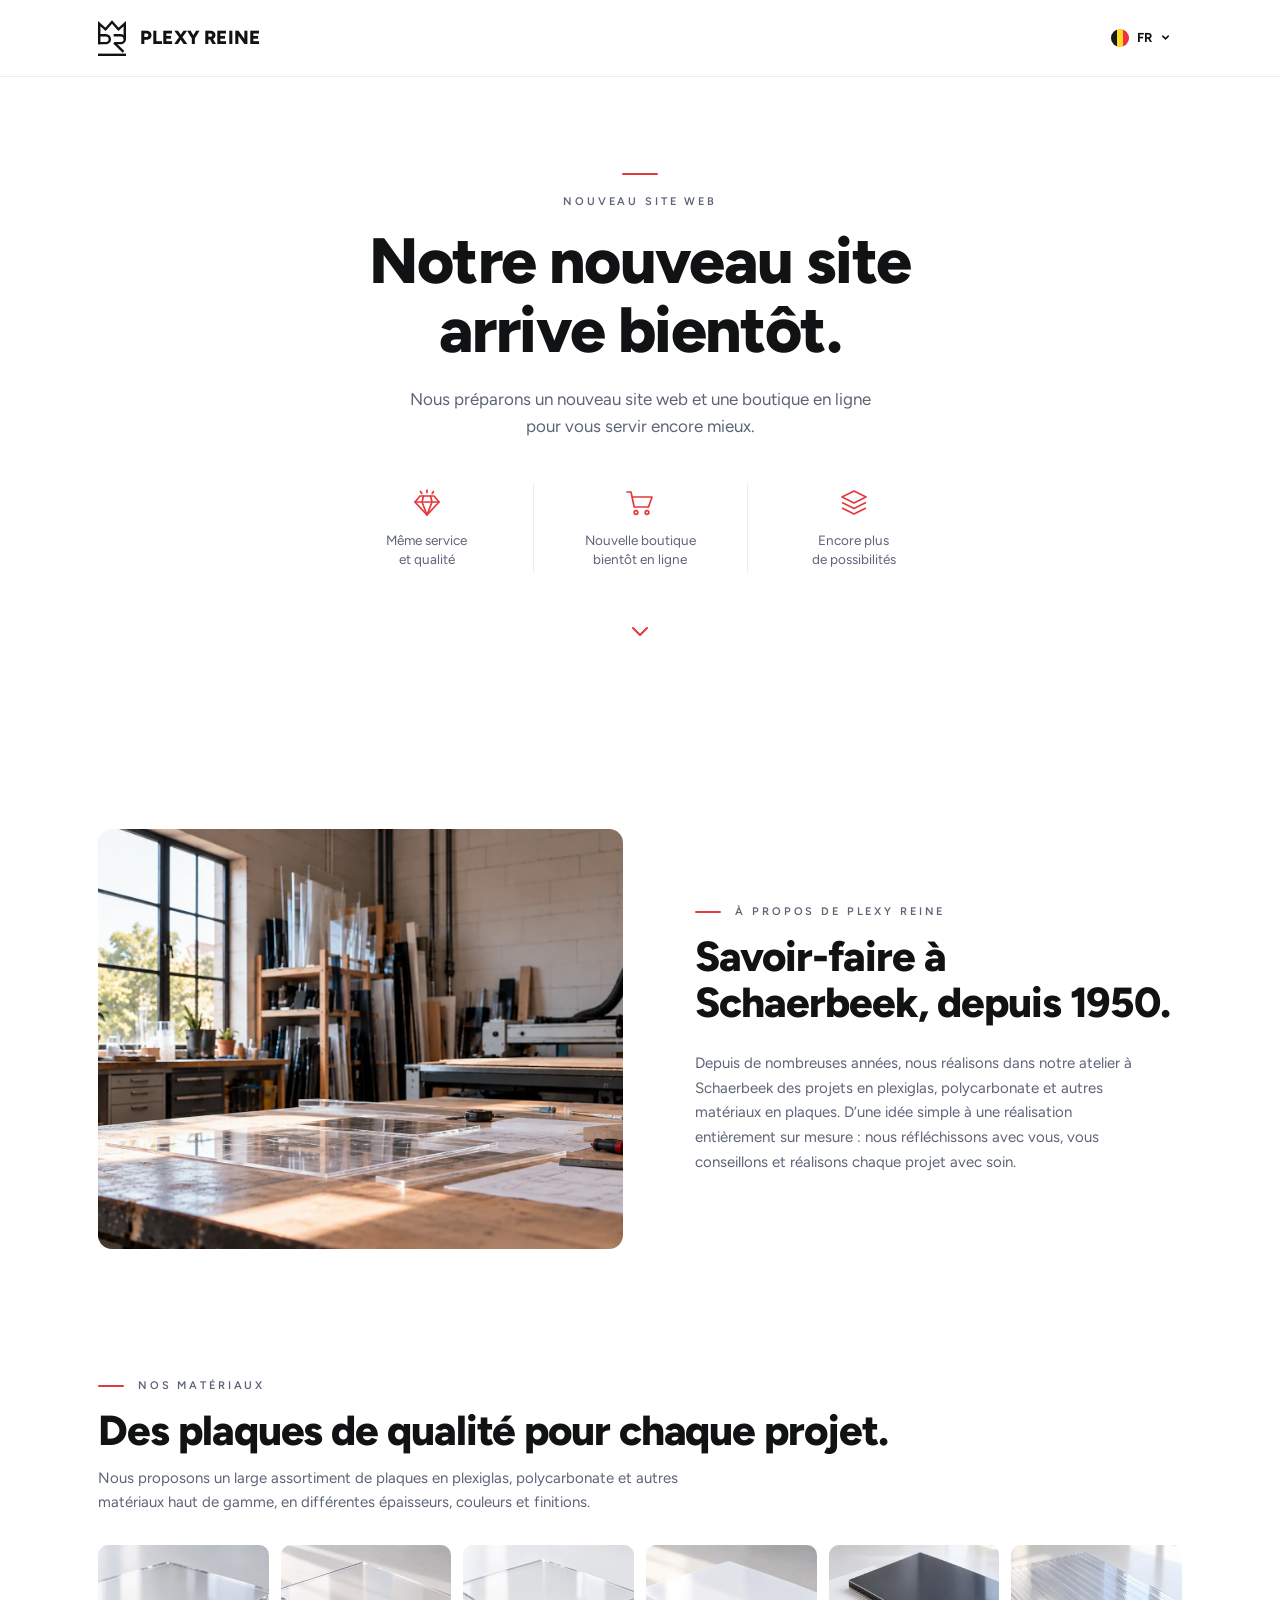
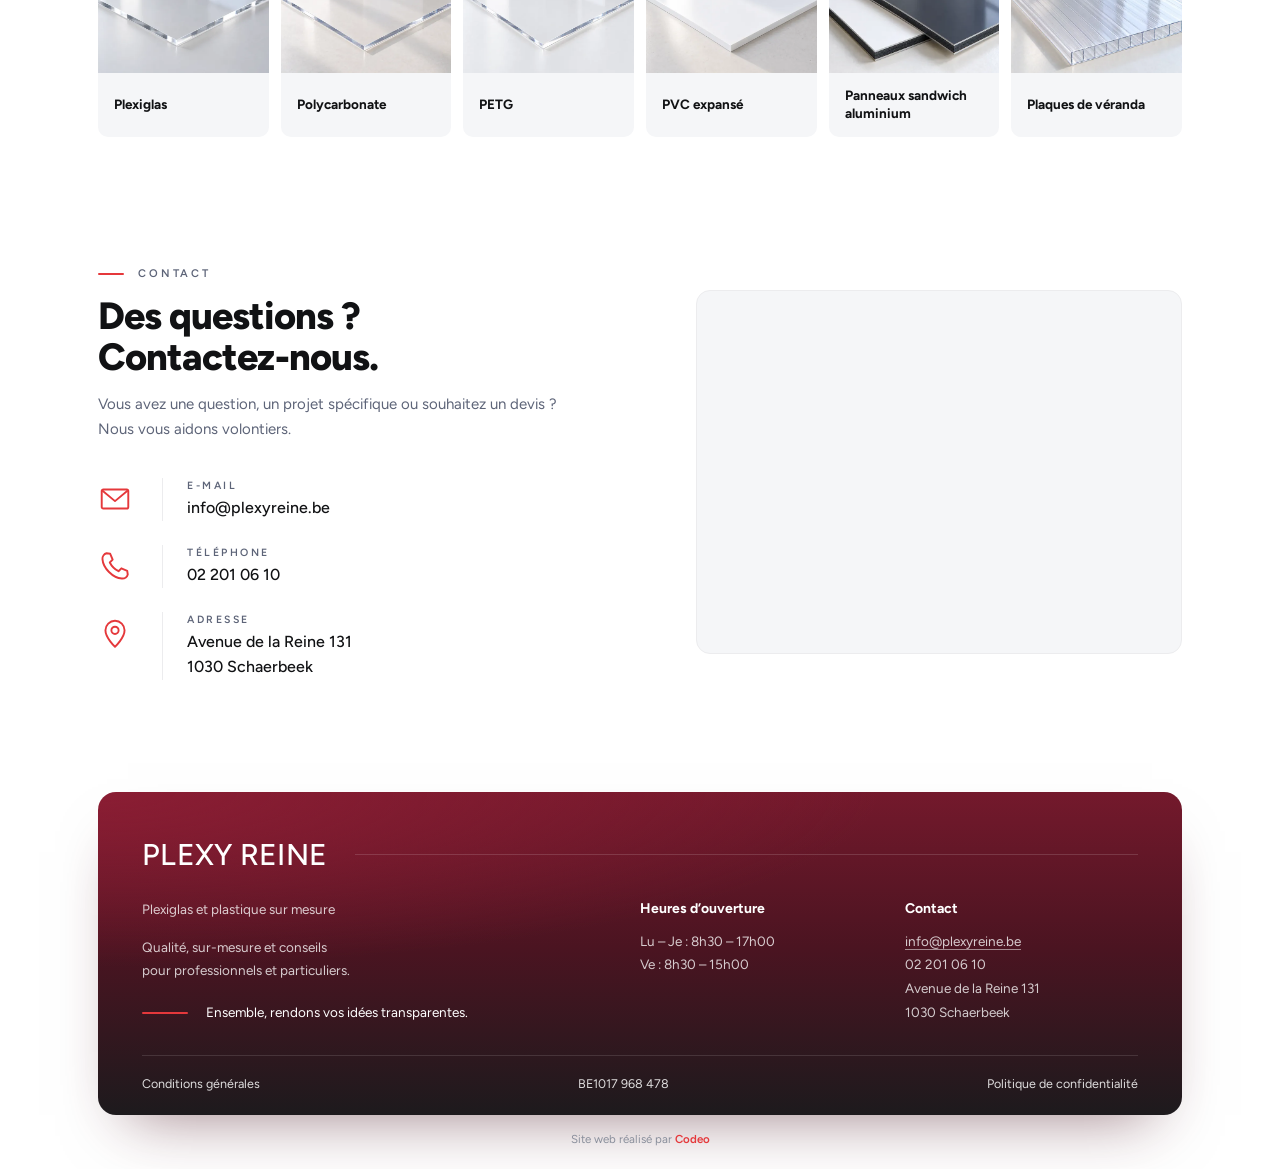
<file: index.html>
<!doctype html>
<html lang="fr">
<head>
  <meta charset="utf-8">
  <meta name="viewport" content="width=device-width, initial-scale=1, viewport-fit=cover">
  <title>Plexy Reine — Plexiglas et plastique sur mesure à Schaerbeek</title>
  <meta name="description" content="Plexy Reine : plexiglas, polycarbonate et autres matériaux en plaques sur mesure. Savoir-faire à Schaerbeek depuis 1950.">
  <meta name="theme-color" content="#ffffff">
  <link rel="canonical" href="https://plexyreine.be/">
  <link rel="alternate" hreflang="fr" href="https://plexyreine.be/">
  <link rel="alternate" hreflang="nl" href="https://plexyreine.be/nl/">
  <link rel="alternate" hreflang="en" href="https://plexyreine.be/en/">
  <link rel="alternate" hreflang="x-default" href="https://plexyreine.be/">
  <meta property="og:type" content="website">
  <meta property="og:site_name" content="Plexy Reine">
  <meta property="og:title" content="Plexy Reine">
  <meta property="og:description" content="Plexiglas et plastique sur mesure — Schaerbeek, depuis 1950.">
  <meta property="og:url" content="https://plexyreine.be/">
  <meta property="og:locale" content="fr_BE">
  <meta property="og:image" content="https://plexyreine.be/assets/img/web/hero_section.webp">
  <link rel="icon" href="assets/img/logo.svg" type="image/svg+xml">
  <link rel="preconnect" href="https://fonts.googleapis.com">
  <link rel="preconnect" href="https://fonts.gstatic.com" crossorigin>
  <link href="https://fonts.googleapis.com/css2?family=Figtree:wght@400;500;600;700;800&display=swap" rel="stylesheet">
  <link rel="stylesheet" href="assets/css/style.css">
  <script>document.documentElement.classList.add("js")</script>
</head>
<body>

  <!-- Header -->
  <header class="site-header">
    <div class="container header-inner">
      <a class="brand" href="./" aria-label="Plexy Reine">
        <img src="assets/img/logo.svg" alt="" width="28" height="36">
        <span>PLEXY REINE</span>
      </a>

      <nav class="lang" aria-label="Langue" data-lang-switch>
        <button class="lang-btn" type="button" aria-expanded="false" aria-controls="lang-menu" data-lang-toggle>
          <span class="flag flag-be"></span>
          <span class="lang-code">FR</span>
          <svg class="caret" viewBox="0 0 12 12" aria-hidden="true"><path d="M3 4.5 6 7.5l3-3" fill="none" stroke="currentColor" stroke-width="1.6" stroke-linecap="round" stroke-linejoin="round"/></svg>
        </button>
        <ul class="lang-menu" id="lang-menu" hidden data-lang-menu>
          <li><a href="./" hreflang="fr" lang="fr" aria-current="page"><span class="flag flag-be"></span>Français</a></li>
          <li><a href="nl/" hreflang="nl" lang="nl"><span class="flag flag-be"></span>Nederlands</a></li>
          <li><a href="en/" hreflang="en" lang="en"><span class="flag flag-gb"></span>English</a></li>
        </ul>
      </nav>
    </div>
  </header>

  <main id="top">

    <!-- Hero -->
    <section class="hero">
      <div class="container hero-inner">
        <span class="rule rule-center" aria-hidden="true"></span>
        <p class="eyebrow">Nouveau site web</p>
        <h1>Notre nouveau site <br>arrive bientôt.</h1>
        <p class="lead">Nous préparons un nouveau site web et une boutique en ligne <br>pour vous servir encore mieux.</p>

        <ul class="features">
          <li>
            <svg viewBox="0 0 32 32" aria-hidden="true"><g fill="none" stroke="currentColor" stroke-width="1.7" stroke-linejoin="round" stroke-linecap="round"><path d="M9 9h14l5 6-12 13L4 15z"/><path d="M4 15h24M12.5 9 11 15l5 13 5-13-1.5-6"/><path d="M16 3v2.5M9.5 4.5l1.3 2M22.5 4.5l-1.3 2"/></g></svg>
            <span>Même service <br>et qualité</span>
          </li>
          <li>
            <svg viewBox="0 0 32 32" aria-hidden="true"><g fill="none" stroke="currentColor" stroke-width="1.7" stroke-linejoin="round" stroke-linecap="round"><path d="M3 5h4l3.2 15h14.3L28 10H8.3"/><circle cx="12" cy="25.5" r="1.8"/><circle cx="23" cy="25.5" r="1.8"/></g></svg>
            <span>Nouvelle boutique <br>bientôt en ligne</span>
          </li>
          <li>
            <svg viewBox="0 0 32 32" aria-hidden="true"><g fill="none" stroke="currentColor" stroke-width="1.7" stroke-linejoin="round"><path d="M16 4 28 10l-12 6L4 10z"/><path d="m4 15.5 12 6 12-6M4 21l12 6 12-6"/></g></svg>
            <span>Encore plus <br>de possibilités</span>
          </li>
        </ul>

        <a class="scroll-down" href="#about" aria-label="En savoir plus">
          <svg viewBox="0 0 24 24" aria-hidden="true"><path d="m5 9 7 7 7-7" fill="none" stroke="currentColor" stroke-width="2" stroke-linecap="round" stroke-linejoin="round"/></svg>
        </a>
      </div>
    </section>

    <!-- About -->
    <section class="about" id="about">
      <div class="container about-inner">
        <figure class="about-media reveal">
          <img src="assets/img/web/hero_section.webp" alt="L’atelier de Plexy Reine à Schaerbeek" width="1536" height="1024" decoding="async">
        </figure>
        <div class="about-copy reveal">
          <p class="eyebrow eyebrow-left"><span class="rule" aria-hidden="true"></span><span>À propos de Plexy Reine</span></p>
          <h2>Savoir-faire à <br>Schaerbeek, depuis 1950.</h2>
          <p class="body">Depuis de nombreuses années, nous réalisons dans notre atelier à Schaerbeek des projets en plexiglas, polycarbonate et autres matériaux en plaques. D’une idée simple à une réalisation entièrement sur mesure : nous réfléchissons avec vous, vous conseillons et réalisons chaque projet avec soin.</p>
        </div>
      </div>
    </section>

    <!-- Materials -->
    <section class="materials" id="materials">
      <div class="container">
        <div class="section-head reveal">
          <p class="eyebrow eyebrow-left"><span class="rule" aria-hidden="true"></span><span>Nos matériaux</span></p>
          <h2>Des plaques de qualité pour chaque projet.</h2>
          <p class="body">Nous proposons un large assortiment de plaques en plexiglas, polycarbonate et autres matériaux haut de gamme, en différentes épaisseurs, couleurs et finitions.</p>
        </div>

        <ul class="mat-grid">
          <li class="mat reveal"><img src="assets/img/web/plexiglass_transparant.webp" alt="" width="720" height="480" loading="lazy" decoding="async"><span>Plexiglas</span></li>
          <li class="mat reveal"><img src="assets/img/web/polycarbonaat.webp" alt="" width="720" height="480" loading="lazy" decoding="async"><span>Polycarbonate</span></li>
          <li class="mat reveal"><img src="assets/img/web/petg.webp" alt="" width="720" height="480" loading="lazy" decoding="async"><span>PETG</span></li>
          <li class="mat reveal"><img src="assets/img/web/pvc.webp" alt="" width="720" height="480" loading="lazy" decoding="async"><span>PVC expansé</span></li>
          <li class="mat reveal"><img src="assets/img/web/aluminium_sandwichpanelen.webp" alt="" width="720" height="480" loading="lazy" decoding="async"><span>Panneaux sandwich <br>aluminium</span></li>
          <li class="mat reveal"><img src="assets/img/web/verandaplaten.webp" alt="" width="720" height="480" loading="lazy" decoding="async"><span>Plaques de véranda</span></li>
        </ul>
      </div>
    </section>

    <!-- Contact -->
    <section class="contact" id="contact">
      <div class="container contact-inner">
        <div class="contact-copy reveal">
          <p class="eyebrow eyebrow-left"><span class="rule" aria-hidden="true"></span><span>Contact</span></p>
          <h2>Des questions ? Contactez&#8209;nous.</h2>
          <p class="body">Vous avez une question, un projet spécifique ou souhaitez un devis ? <br>Nous vous aidons volontiers.</p>

          <ul class="contact-list">
            <li>
              <svg viewBox="0 0 32 32" aria-hidden="true"><g fill="none" stroke="currentColor" stroke-width="1.8" stroke-linejoin="round"><rect x="3.5" y="7" width="25" height="18" rx="1.5"/><path d="m4 8 12 10L28 8"/></g></svg>
              <div><small>E-mail</small><a href="mailto:info@plexyreine.be">info@plexyreine.be</a></div>
            </li>
            <li>
              <svg viewBox="0 0 32 32" aria-hidden="true"><path fill="none" stroke="currentColor" stroke-width="1.8" stroke-linejoin="round" d="M11.5 4.5 8 4c-2 .5-4 2.6-3.8 5.5.6 8.6 9.7 17.7 18.3 18.3 2.9.2 5-1.8 5.5-3.8l-.5-3.5-5.5-2.3-2.7 2.7c-3-1.5-6.7-5.2-8.2-8.2l2.7-2.7z"/></svg>
              <div><small>Téléphone</small><a href="tel:+3222010610">02 201 06 10</a></div>
            </li>
            <li>
              <svg viewBox="0 0 32 32" aria-hidden="true"><g fill="none" stroke="currentColor" stroke-width="1.8"><path stroke-linejoin="round" d="M16 29s-9-8.4-9-15.5a9 9 0 0 1 18 0C25 20.6 16 29 16 29z"/><circle cx="16" cy="13.5" r="3.4"/></g></svg>
              <div><small>Adresse</small><a href="https://maps.google.com/?q=Avenue%20de%20la%20Reine%20131%2C%201030%20Schaerbeek" target="_blank" rel="noopener">Avenue de la Reine 131 <br>1030 Schaerbeek</a></div>
            </li>
          </ul>
        </div>

        <div class="map reveal">
          <iframe title="Plexy Reine — Avenue de la Reine 131, 1030 Schaerbeek" loading="lazy" referrerpolicy="no-referrer-when-downgrade"
            src="https://maps.google.com/maps?q=Avenue%20de%20la%20Reine%20131%2C%201030%20Schaerbeek&amp;z=14&amp;hl=fr&amp;output=embed"></iframe>
        </div>
      </div>
    </section>
  </main>

  <!-- Footer -->
  <footer class="site-footer">
    <div class="container">
      <div class="footer-card">
        <div class="footer-top">
          <p class="footer-brand">PLEXY REINE</p>
          <span class="footer-line" aria-hidden="true"></span>
        </div>

        <div class="footer-grid">
          <div class="footer-about">
            <p>Plexiglas et plastique sur mesure</p>
            <p>Qualité, sur-mesure et conseils <br>pour professionnels et particuliers.</p>
            <p class="footer-slogan"><span class="rule" aria-hidden="true"></span><span>Ensemble, rendons vos idées transparentes.</span></p>
          </div>
          <div>
            <h3>Heures d’ouverture</h3>
            <p>Lu – Je : 8h30 – 17h00</p>
            <p>Ve : 8h30 – 15h00</p>
          </div>
          <div>
            <h3>Contact</h3>
            <p><a class="u" href="mailto:info@plexyreine.be">info@plexyreine.be</a></p>
            <p><a href="tel:+3222010610">02 201 06 10</a></p>
            <p>Avenue de la Reine 131 <br>1030 Schaerbeek</p>
          </div>
        </div>

        <div class="footer-bottom">
          <a href="#">Conditions générales</a>
          <span>BE1017 968 478</span>
          <a href="#">Politique de confidentialité</a>
        </div>
      </div>
      <p class="credit">Site web réalisé par <a href="#">Codeo</a></p>
    </div>
  </footer>

  <script src="assets/js/main.js"></script>
</body>
</html>
</file>
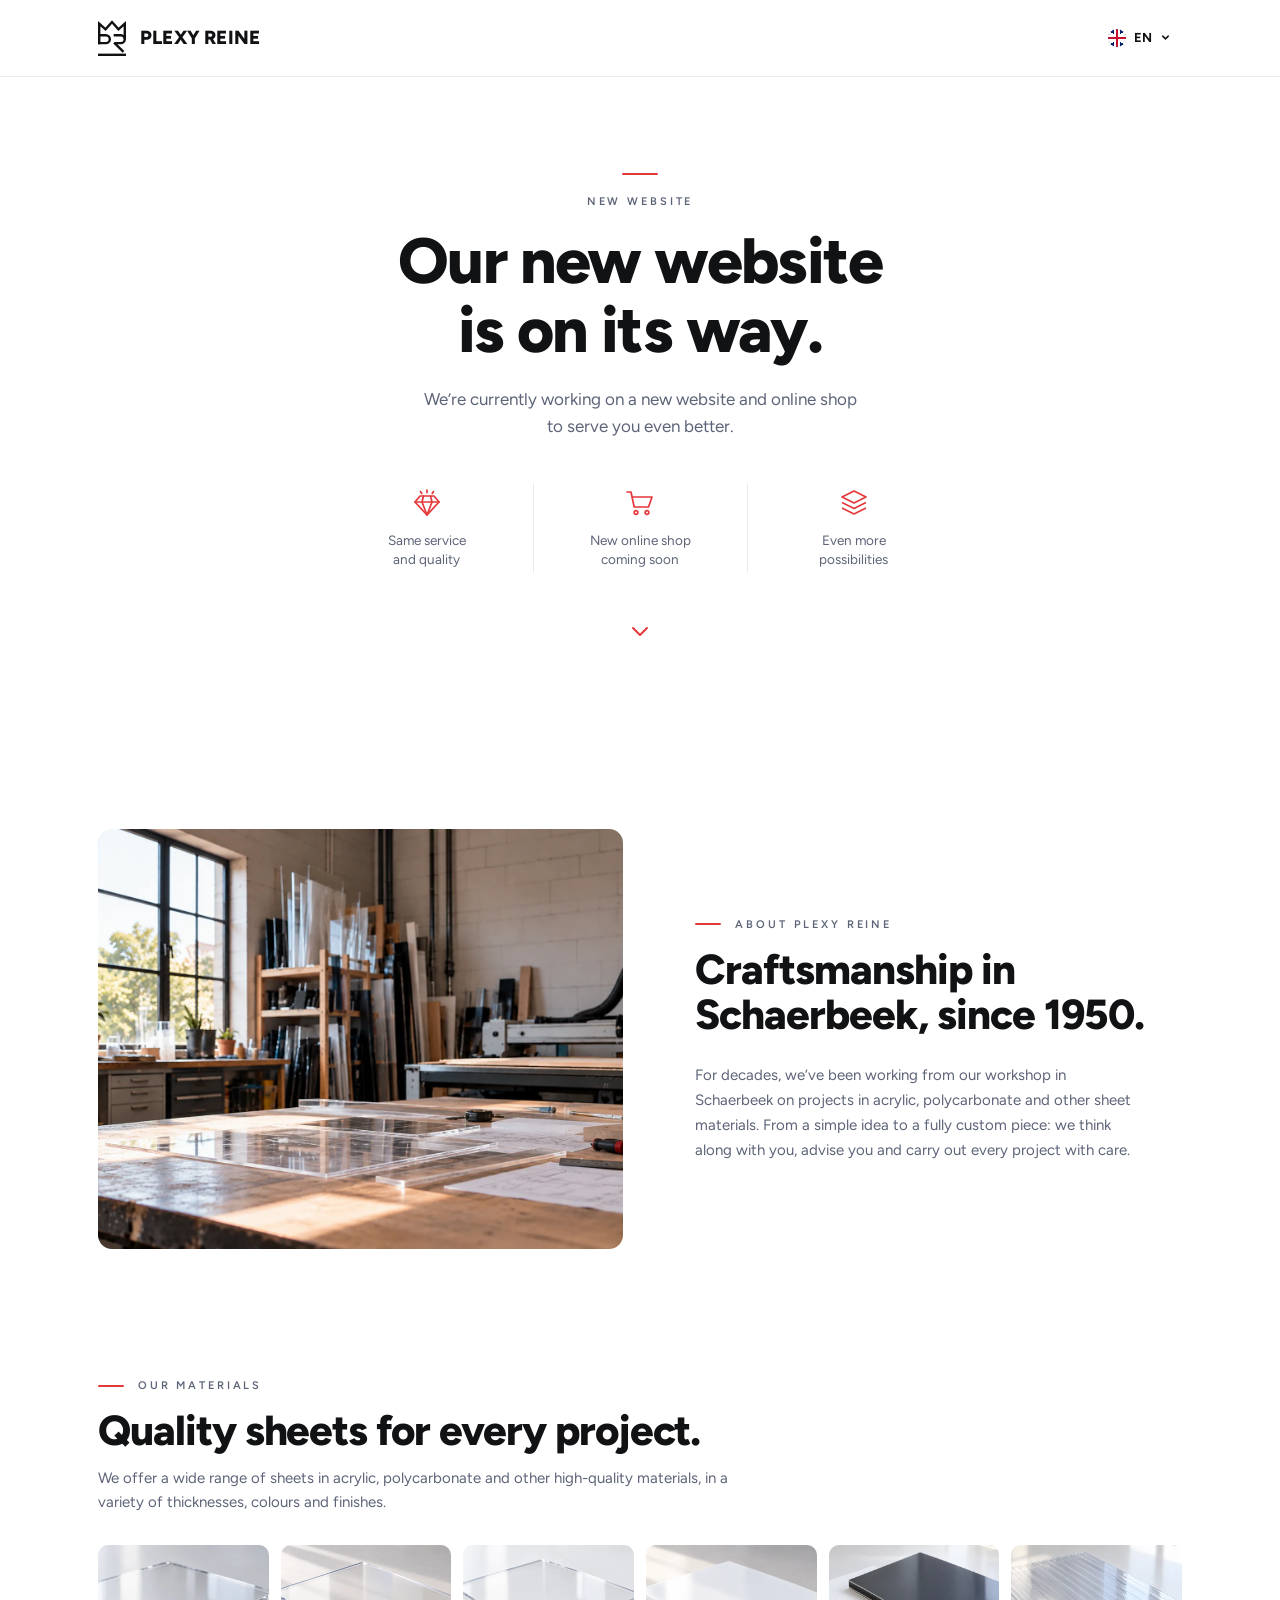
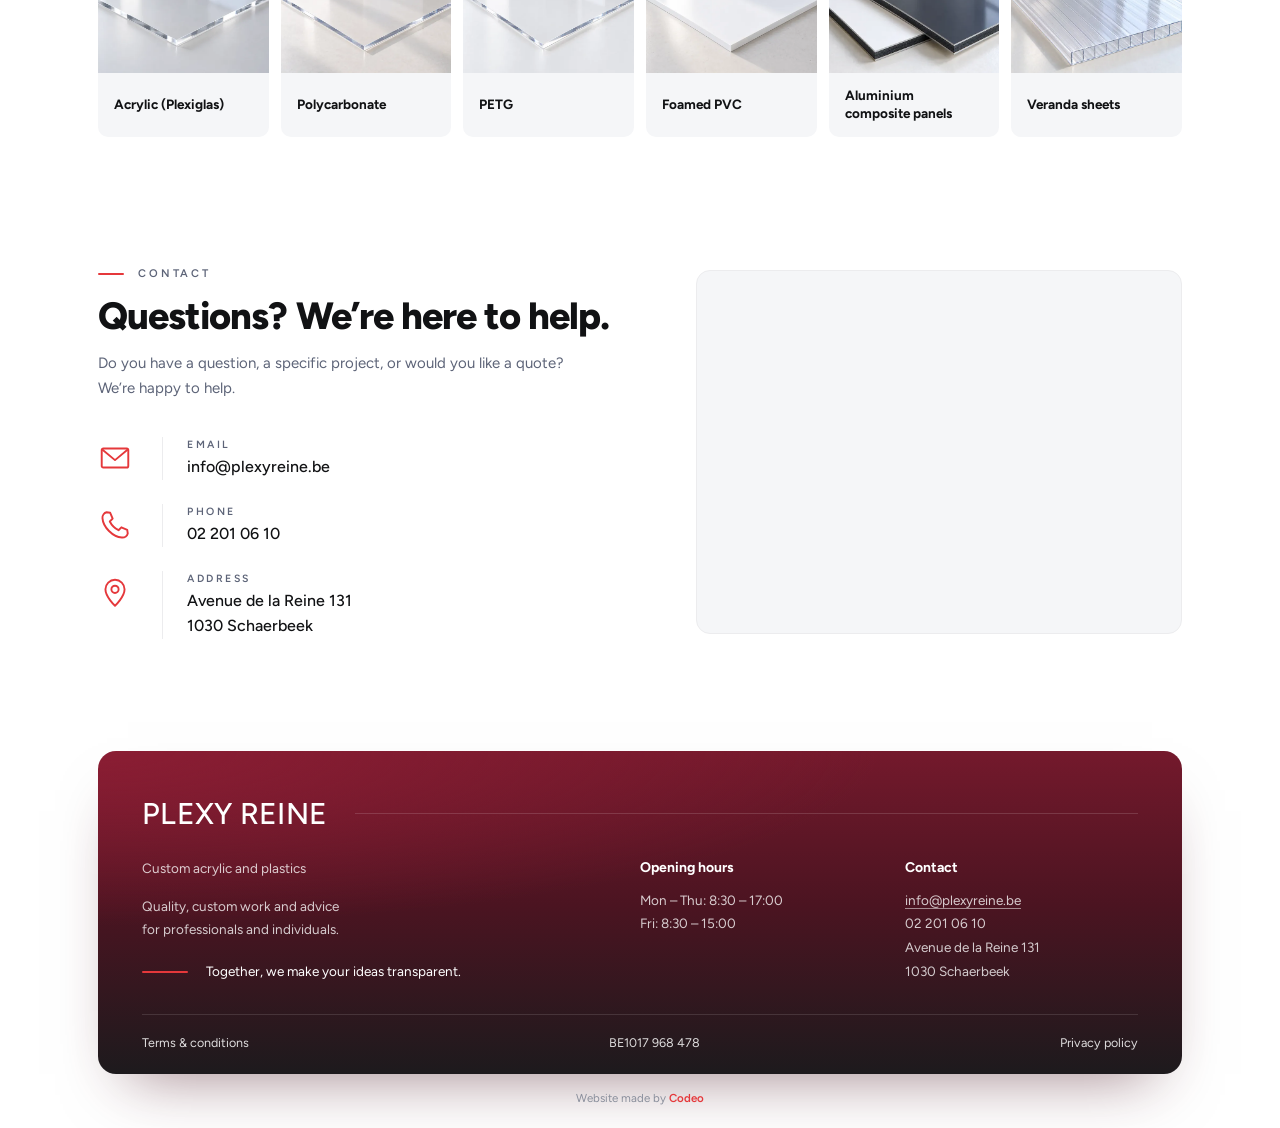
<file: en/index.html>
<!doctype html>
<html lang="en">
<head>
  <meta charset="utf-8">
  <meta name="viewport" content="width=device-width, initial-scale=1, viewport-fit=cover">
  <title>Plexy Reine — Custom acrylic and plastics in Schaerbeek</title>
  <meta name="description" content="Plexy Reine: custom-cut acrylic, polycarbonate and other sheet materials. Craftsmanship in Schaerbeek since 1950.">
  <meta name="theme-color" content="#ffffff">
  <link rel="canonical" href="https://plexyreine.be/en/">
  <link rel="alternate" hreflang="fr" href="https://plexyreine.be/">
  <link rel="alternate" hreflang="nl" href="https://plexyreine.be/nl/">
  <link rel="alternate" hreflang="en" href="https://plexyreine.be/en/">
  <link rel="alternate" hreflang="x-default" href="https://plexyreine.be/">
  <meta property="og:type" content="website">
  <meta property="og:site_name" content="Plexy Reine">
  <meta property="og:title" content="Plexy Reine">
  <meta property="og:description" content="Custom acrylic and plastics — Schaerbeek, since 1950.">
  <meta property="og:url" content="https://plexyreine.be/en/">
  <meta property="og:locale" content="en_GB">
  <meta property="og:image" content="https://plexyreine.be/assets/img/web/hero_section.webp">
  <link rel="icon" href="../assets/img/logo.svg" type="image/svg+xml">
  <link rel="preconnect" href="https://fonts.googleapis.com">
  <link rel="preconnect" href="https://fonts.gstatic.com" crossorigin>
  <link href="https://fonts.googleapis.com/css2?family=Figtree:wght@400;500;600;700;800&display=swap" rel="stylesheet">
  <link rel="stylesheet" href="../assets/css/style.css">
  <script>document.documentElement.classList.add("js")</script>
</head>
<body>

  <!-- Header -->
  <header class="site-header">
    <div class="container header-inner">
      <a class="brand" href="./" aria-label="Plexy Reine">
        <img src="../assets/img/logo.svg" alt="" width="28" height="36">
        <span>PLEXY REINE</span>
      </a>

      <nav class="lang" aria-label="Language" data-lang-switch>
        <button class="lang-btn" type="button" aria-expanded="false" aria-controls="lang-menu" data-lang-toggle>
          <span class="flag flag-gb"></span>
          <span class="lang-code">EN</span>
          <svg class="caret" viewBox="0 0 12 12" aria-hidden="true"><path d="M3 4.5 6 7.5l3-3" fill="none" stroke="currentColor" stroke-width="1.6" stroke-linecap="round" stroke-linejoin="round"/></svg>
        </button>
        <ul class="lang-menu" id="lang-menu" hidden data-lang-menu>
          <li><a href="../" hreflang="fr" lang="fr"><span class="flag flag-be"></span>Français</a></li>
          <li><a href="../nl/" hreflang="nl" lang="nl"><span class="flag flag-be"></span>Nederlands</a></li>
          <li><a href="./" hreflang="en" lang="en" aria-current="page"><span class="flag flag-gb"></span>English</a></li>
        </ul>
      </nav>
    </div>
  </header>

  <main id="top">

    <!-- Hero -->
    <section class="hero">
      <div class="container hero-inner">
        <span class="rule rule-center" aria-hidden="true"></span>
        <p class="eyebrow">New website</p>
        <h1>Our new website <br>is on its way.</h1>
        <p class="lead">We’re currently working on a new website and online shop <br>to serve you even better.</p>

        <ul class="features">
          <li>
            <svg viewBox="0 0 32 32" aria-hidden="true"><g fill="none" stroke="currentColor" stroke-width="1.7" stroke-linejoin="round" stroke-linecap="round"><path d="M9 9h14l5 6-12 13L4 15z"/><path d="M4 15h24M12.5 9 11 15l5 13 5-13-1.5-6"/><path d="M16 3v2.5M9.5 4.5l1.3 2M22.5 4.5l-1.3 2"/></g></svg>
            <span>Same service <br>and quality</span>
          </li>
          <li>
            <svg viewBox="0 0 32 32" aria-hidden="true"><g fill="none" stroke="currentColor" stroke-width="1.7" stroke-linejoin="round" stroke-linecap="round"><path d="M3 5h4l3.2 15h14.3L28 10H8.3"/><circle cx="12" cy="25.5" r="1.8"/><circle cx="23" cy="25.5" r="1.8"/></g></svg>
            <span>New online shop <br>coming soon</span>
          </li>
          <li>
            <svg viewBox="0 0 32 32" aria-hidden="true"><g fill="none" stroke="currentColor" stroke-width="1.7" stroke-linejoin="round"><path d="M16 4 28 10l-12 6L4 10z"/><path d="m4 15.5 12 6 12-6M4 21l12 6 12-6"/></g></svg>
            <span>Even more <br>possibilities</span>
          </li>
        </ul>

        <a class="scroll-down" href="#about" aria-label="Read more">
          <svg viewBox="0 0 24 24" aria-hidden="true"><path d="m5 9 7 7 7-7" fill="none" stroke="currentColor" stroke-width="2" stroke-linecap="round" stroke-linejoin="round"/></svg>
        </a>
      </div>
    </section>

    <!-- About -->
    <section class="about" id="about">
      <div class="container about-inner">
        <figure class="about-media reveal">
          <img src="../assets/img/web/hero_section.webp" alt="The Plexy Reine workshop in Schaerbeek" width="1536" height="1024" decoding="async">
        </figure>
        <div class="about-copy reveal">
          <p class="eyebrow eyebrow-left"><span class="rule" aria-hidden="true"></span><span>About Plexy Reine</span></p>
          <h2>Craftsmanship in <br>Schaerbeek, since 1950.</h2>
          <p class="body">For decades, we’ve been working from our workshop in Schaerbeek on projects in acrylic, polycarbonate and other sheet materials. From a simple idea to a fully custom piece: we think along with you, advise you and carry out every project with care.</p>
        </div>
      </div>
    </section>

    <!-- Materials -->
    <section class="materials" id="materials">
      <div class="container">
        <div class="section-head reveal">
          <p class="eyebrow eyebrow-left"><span class="rule" aria-hidden="true"></span><span>Our materials</span></p>
          <h2>Quality sheets for every project.</h2>
          <p class="body">We offer a wide range of sheets in acrylic, polycarbonate and other high-quality materials, in a variety of thicknesses, colours and finishes.</p>
        </div>

        <ul class="mat-grid">
          <li class="mat reveal"><img src="../assets/img/web/plexiglass_transparant.webp" alt="" width="720" height="480" loading="lazy" decoding="async"><span>Acrylic (Plexiglas)</span></li>
          <li class="mat reveal"><img src="../assets/img/web/polycarbonaat.webp" alt="" width="720" height="480" loading="lazy" decoding="async"><span>Polycarbonate</span></li>
          <li class="mat reveal"><img src="../assets/img/web/petg.webp" alt="" width="720" height="480" loading="lazy" decoding="async"><span>PETG</span></li>
          <li class="mat reveal"><img src="../assets/img/web/pvc.webp" alt="" width="720" height="480" loading="lazy" decoding="async"><span>Foamed PVC</span></li>
          <li class="mat reveal"><img src="../assets/img/web/aluminium_sandwichpanelen.webp" alt="" width="720" height="480" loading="lazy" decoding="async"><span>Aluminium <br>composite panels</span></li>
          <li class="mat reveal"><img src="../assets/img/web/verandaplaten.webp" alt="" width="720" height="480" loading="lazy" decoding="async"><span>Veranda sheets</span></li>
        </ul>
      </div>
    </section>

    <!-- Contact -->
    <section class="contact" id="contact">
      <div class="container contact-inner">
        <div class="contact-copy reveal">
          <p class="eyebrow eyebrow-left"><span class="rule" aria-hidden="true"></span><span>Contact</span></p>
          <h2>Questions? We’re here to help.</h2>
          <p class="body">Do you have a question, a specific project, or would you like a quote? <br>We’re happy to help.</p>

          <ul class="contact-list">
            <li>
              <svg viewBox="0 0 32 32" aria-hidden="true"><g fill="none" stroke="currentColor" stroke-width="1.8" stroke-linejoin="round"><rect x="3.5" y="7" width="25" height="18" rx="1.5"/><path d="m4 8 12 10L28 8"/></g></svg>
              <div><small>Email</small><a href="mailto:info@plexyreine.be">info@plexyreine.be</a></div>
            </li>
            <li>
              <svg viewBox="0 0 32 32" aria-hidden="true"><path fill="none" stroke="currentColor" stroke-width="1.8" stroke-linejoin="round" d="M11.5 4.5 8 4c-2 .5-4 2.6-3.8 5.5.6 8.6 9.7 17.7 18.3 18.3 2.9.2 5-1.8 5.5-3.8l-.5-3.5-5.5-2.3-2.7 2.7c-3-1.5-6.7-5.2-8.2-8.2l2.7-2.7z"/></svg>
              <div><small>Phone</small><a href="tel:+3222010610">02 201 06 10</a></div>
            </li>
            <li>
              <svg viewBox="0 0 32 32" aria-hidden="true"><g fill="none" stroke="currentColor" stroke-width="1.8"><path stroke-linejoin="round" d="M16 29s-9-8.4-9-15.5a9 9 0 0 1 18 0C25 20.6 16 29 16 29z"/><circle cx="16" cy="13.5" r="3.4"/></g></svg>
              <div><small>Address</small><a href="https://maps.google.com/?q=Avenue%20de%20la%20Reine%20131%2C%201030%20Schaerbeek" target="_blank" rel="noopener">Avenue de la Reine 131 <br>1030 Schaerbeek</a></div>
            </li>
          </ul>
        </div>

        <div class="map reveal">
          <iframe title="Plexy Reine — Avenue de la Reine 131, 1030 Schaerbeek" loading="lazy" referrerpolicy="no-referrer-when-downgrade"
            src="https://maps.google.com/maps?q=Avenue%20de%20la%20Reine%20131%2C%201030%20Schaerbeek&amp;z=14&amp;hl=en&amp;output=embed"></iframe>
        </div>
      </div>
    </section>
  </main>

  <!-- Footer -->
  <footer class="site-footer">
    <div class="container">
      <div class="footer-card">
        <div class="footer-top">
          <p class="footer-brand">PLEXY REINE</p>
          <span class="footer-line" aria-hidden="true"></span>
        </div>

        <div class="footer-grid">
          <div class="footer-about">
            <p>Custom acrylic and plastics</p>
            <p>Quality, custom work and advice <br>for professionals and individuals.</p>
            <p class="footer-slogan"><span class="rule" aria-hidden="true"></span><span>Together, we make your ideas transparent.</span></p>
          </div>
          <div>
            <h3>Opening hours</h3>
            <p>Mon – Thu: 8:30 – 17:00</p>
            <p>Fri: 8:30 – 15:00</p>
          </div>
          <div>
            <h3>Contact</h3>
            <p><a class="u" href="mailto:info@plexyreine.be">info@plexyreine.be</a></p>
            <p><a href="tel:+3222010610">02 201 06 10</a></p>
            <p>Avenue de la Reine 131 <br>1030 Schaerbeek</p>
          </div>
        </div>

        <div class="footer-bottom">
          <a href="#">Terms &amp; conditions</a>
          <span>BE1017 968 478</span>
          <a href="#">Privacy policy</a>
        </div>
      </div>
      <p class="credit">Website made by <a href="#">Codeo</a></p>
    </div>
  </footer>

  <script src="../assets/js/main.js"></script>
</body>
</html>
</file>
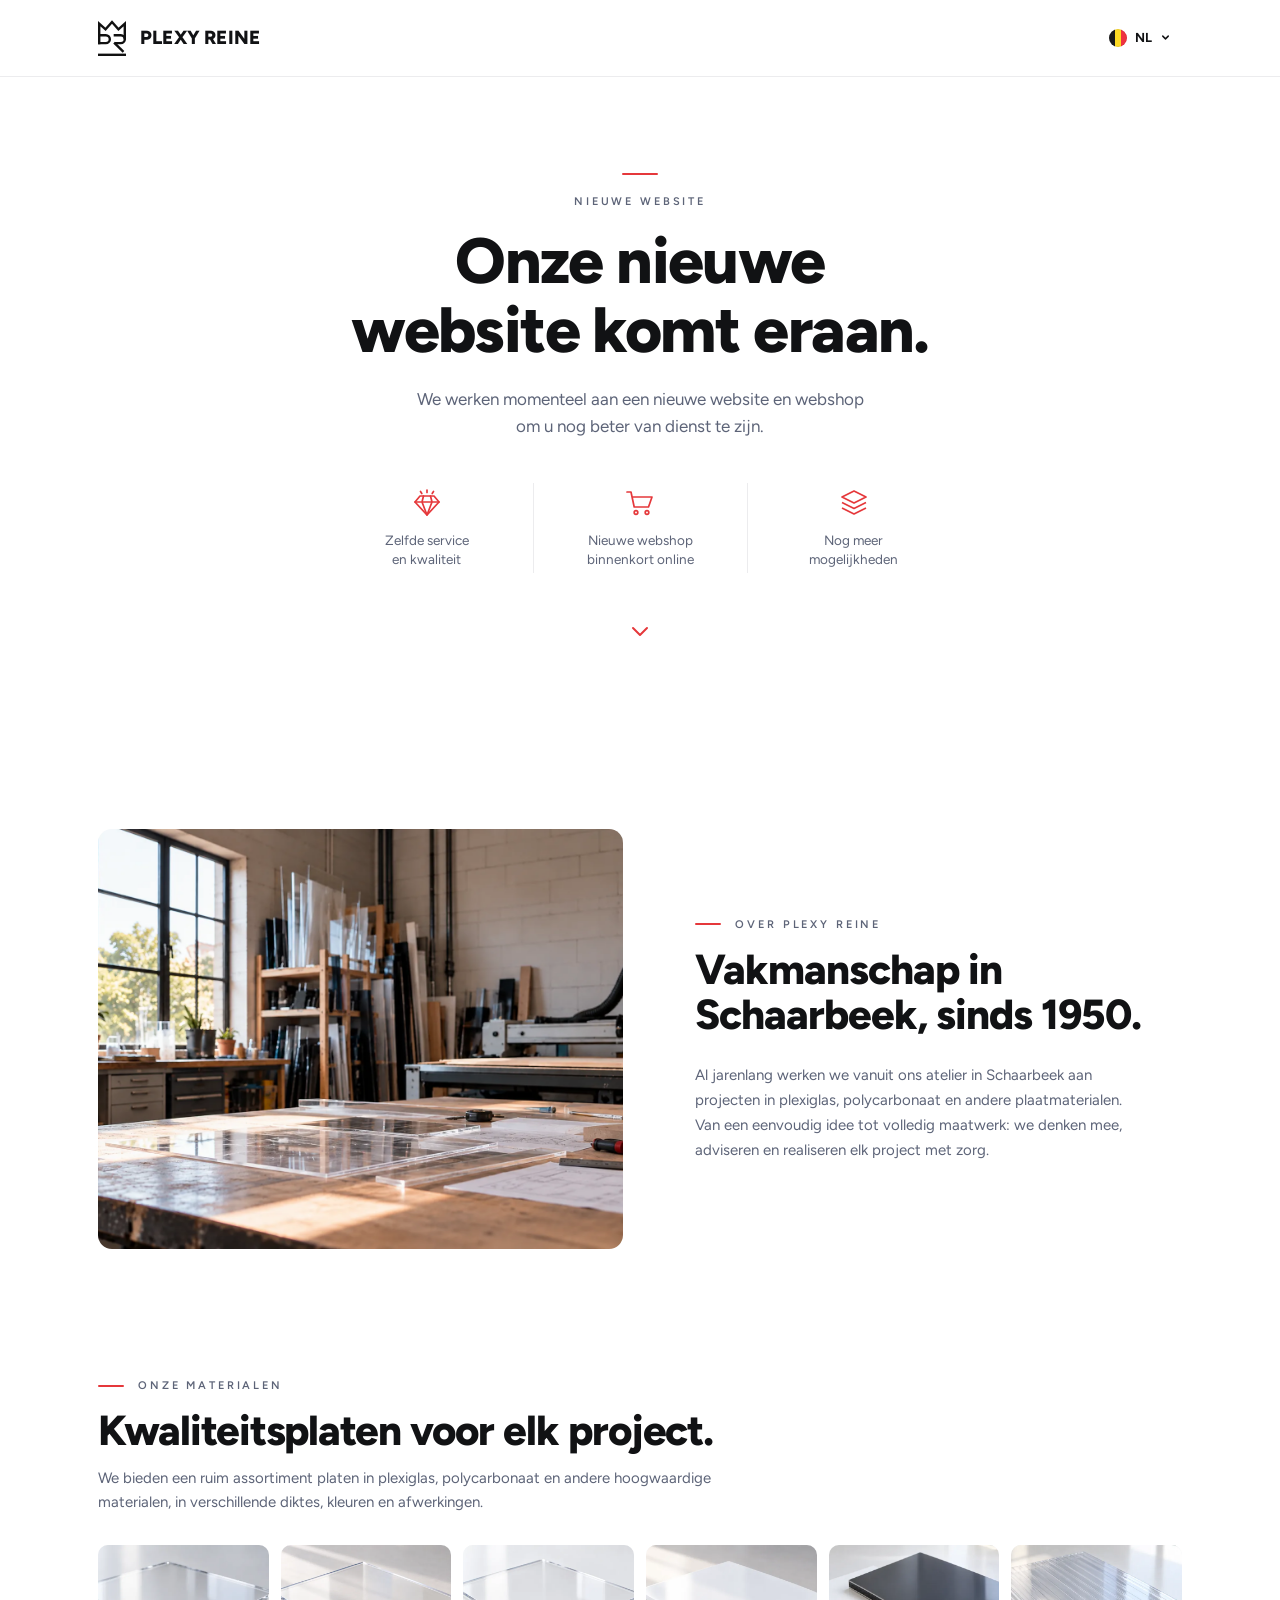
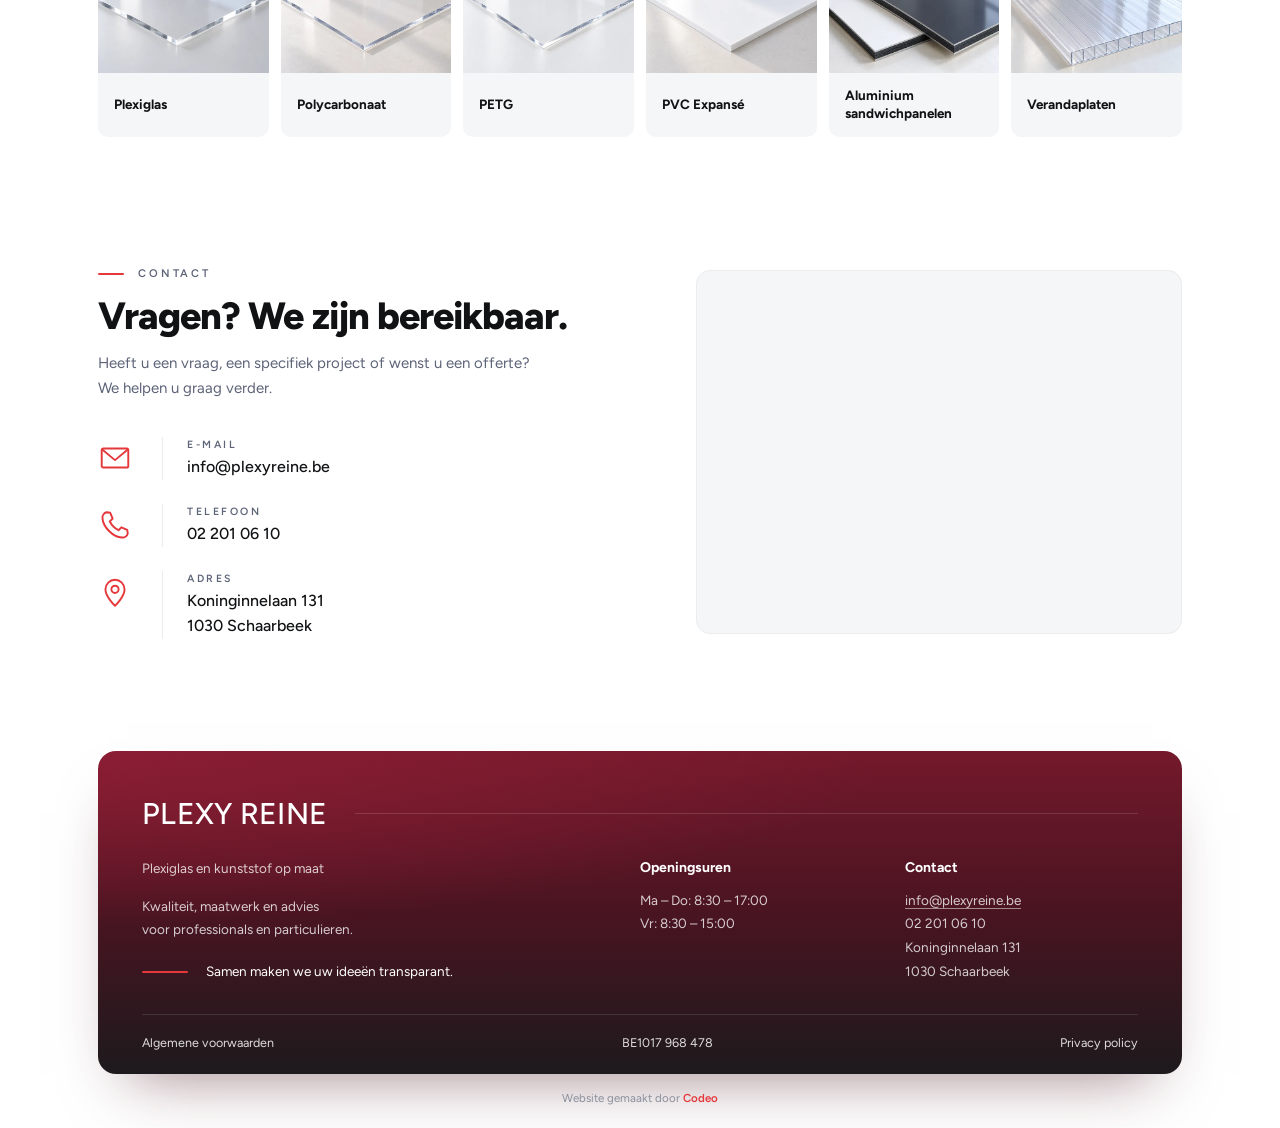
<file: nl/index.html>
<!doctype html>
<html lang="nl">
<head>
  <meta charset="utf-8">
  <meta name="viewport" content="width=device-width, initial-scale=1, viewport-fit=cover">
  <title>Plexy Reine — Plexiglas en kunststof op maat in Schaarbeek</title>
  <meta name="description" content="Plexy Reine: plexiglas, polycarbonaat en andere plaatmaterialen op maat. Vakmanschap in Schaarbeek sinds 1950.">
  <meta name="theme-color" content="#ffffff">
  <link rel="canonical" href="https://plexyreine.be/nl/">
  <link rel="alternate" hreflang="fr" href="https://plexyreine.be/">
  <link rel="alternate" hreflang="nl" href="https://plexyreine.be/nl/">
  <link rel="alternate" hreflang="en" href="https://plexyreine.be/en/">
  <link rel="alternate" hreflang="x-default" href="https://plexyreine.be/">
  <meta property="og:type" content="website">
  <meta property="og:site_name" content="Plexy Reine">
  <meta property="og:title" content="Plexy Reine">
  <meta property="og:description" content="Plexiglas en kunststof op maat — Schaarbeek, sinds 1950.">
  <meta property="og:url" content="https://plexyreine.be/nl/">
  <meta property="og:locale" content="nl_BE">
  <meta property="og:image" content="https://plexyreine.be/assets/img/web/hero_section.webp">
  <link rel="icon" href="../assets/img/logo.svg" type="image/svg+xml">
  <link rel="preconnect" href="https://fonts.googleapis.com">
  <link rel="preconnect" href="https://fonts.gstatic.com" crossorigin>
  <link href="https://fonts.googleapis.com/css2?family=Figtree:wght@400;500;600;700;800&display=swap" rel="stylesheet">
  <link rel="stylesheet" href="../assets/css/style.css">
  <script>document.documentElement.classList.add("js")</script>
</head>
<body>

  <!-- Header -->
  <header class="site-header">
    <div class="container header-inner">
      <a class="brand" href="./" aria-label="Plexy Reine">
        <img src="../assets/img/logo.svg" alt="" width="28" height="36">
        <span>PLEXY REINE</span>
      </a>

      <nav class="lang" aria-label="Taal" data-lang-switch>
        <button class="lang-btn" type="button" aria-expanded="false" aria-controls="lang-menu" data-lang-toggle>
          <span class="flag flag-be"></span>
          <span class="lang-code">NL</span>
          <svg class="caret" viewBox="0 0 12 12" aria-hidden="true"><path d="M3 4.5 6 7.5l3-3" fill="none" stroke="currentColor" stroke-width="1.6" stroke-linecap="round" stroke-linejoin="round"/></svg>
        </button>
        <ul class="lang-menu" id="lang-menu" hidden data-lang-menu>
          <li><a href="../" hreflang="fr" lang="fr"><span class="flag flag-be"></span>Français</a></li>
          <li><a href="./" hreflang="nl" lang="nl" aria-current="page"><span class="flag flag-be"></span>Nederlands</a></li>
          <li><a href="../en/" hreflang="en" lang="en"><span class="flag flag-gb"></span>English</a></li>
        </ul>
      </nav>
    </div>
  </header>

  <main id="top">

    <!-- Hero -->
    <section class="hero">
      <div class="container hero-inner">
        <span class="rule rule-center" aria-hidden="true"></span>
        <p class="eyebrow">Nieuwe website</p>
        <h1>Onze nieuwe <br>website komt eraan.</h1>
        <p class="lead">We werken momenteel aan een nieuwe website en webshop <br>om u nog beter van dienst te zijn.</p>

        <ul class="features">
          <li>
            <svg viewBox="0 0 32 32" aria-hidden="true"><g fill="none" stroke="currentColor" stroke-width="1.7" stroke-linejoin="round" stroke-linecap="round"><path d="M9 9h14l5 6-12 13L4 15z"/><path d="M4 15h24M12.5 9 11 15l5 13 5-13-1.5-6"/><path d="M16 3v2.5M9.5 4.5l1.3 2M22.5 4.5l-1.3 2"/></g></svg>
            <span>Zelfde service <br>en kwaliteit</span>
          </li>
          <li>
            <svg viewBox="0 0 32 32" aria-hidden="true"><g fill="none" stroke="currentColor" stroke-width="1.7" stroke-linejoin="round" stroke-linecap="round"><path d="M3 5h4l3.2 15h14.3L28 10H8.3"/><circle cx="12" cy="25.5" r="1.8"/><circle cx="23" cy="25.5" r="1.8"/></g></svg>
            <span>Nieuwe webshop <br>binnenkort online</span>
          </li>
          <li>
            <svg viewBox="0 0 32 32" aria-hidden="true"><g fill="none" stroke="currentColor" stroke-width="1.7" stroke-linejoin="round"><path d="M16 4 28 10l-12 6L4 10z"/><path d="m4 15.5 12 6 12-6M4 21l12 6 12-6"/></g></svg>
            <span>Nog meer <br>mogelijkheden</span>
          </li>
        </ul>

        <a class="scroll-down" href="#about" aria-label="Lees meer">
          <svg viewBox="0 0 24 24" aria-hidden="true"><path d="m5 9 7 7 7-7" fill="none" stroke="currentColor" stroke-width="2" stroke-linecap="round" stroke-linejoin="round"/></svg>
        </a>
      </div>
    </section>

    <!-- About -->
    <section class="about" id="about">
      <div class="container about-inner">
        <figure class="about-media reveal">
          <img src="../assets/img/web/hero_section.webp" alt="Het atelier van Plexy Reine in Schaarbeek" width="1536" height="1024" decoding="async">
        </figure>
        <div class="about-copy reveal">
          <p class="eyebrow eyebrow-left"><span class="rule" aria-hidden="true"></span><span>Over Plexy Reine</span></p>
          <h2>Vakmanschap in <br>Schaarbeek, sinds 1950.</h2>
          <p class="body">Al jarenlang werken we vanuit ons atelier in Schaarbeek aan projecten in plexiglas, polycarbonaat en andere plaatmaterialen. Van een eenvoudig idee tot volledig maatwerk: we denken mee, adviseren en realiseren elk project met zorg.</p>
        </div>
      </div>
    </section>

    <!-- Materials -->
    <section class="materials" id="materials">
      <div class="container">
        <div class="section-head reveal">
          <p class="eyebrow eyebrow-left"><span class="rule" aria-hidden="true"></span><span>Onze materialen</span></p>
          <h2>Kwaliteitsplaten voor elk project.</h2>
          <p class="body">We bieden een ruim assortiment platen in plexiglas, polycarbonaat en andere hoogwaardige materialen, in verschillende diktes, kleuren en afwerkingen.</p>
        </div>

        <ul class="mat-grid">
          <li class="mat reveal"><img src="../assets/img/web/plexiglass_transparant.webp" alt="" width="720" height="480" loading="lazy" decoding="async"><span>Plexiglas</span></li>
          <li class="mat reveal"><img src="../assets/img/web/polycarbonaat.webp" alt="" width="720" height="480" loading="lazy" decoding="async"><span>Polycarbonaat</span></li>
          <li class="mat reveal"><img src="../assets/img/web/petg.webp" alt="" width="720" height="480" loading="lazy" decoding="async"><span>PETG</span></li>
          <li class="mat reveal"><img src="../assets/img/web/pvc.webp" alt="" width="720" height="480" loading="lazy" decoding="async"><span>PVC Expansé</span></li>
          <li class="mat reveal"><img src="../assets/img/web/aluminium_sandwichpanelen.webp" alt="" width="720" height="480" loading="lazy" decoding="async"><span>Aluminium <br>sandwichpanelen</span></li>
          <li class="mat reveal"><img src="../assets/img/web/verandaplaten.webp" alt="" width="720" height="480" loading="lazy" decoding="async"><span>Verandaplaten</span></li>
        </ul>
      </div>
    </section>

    <!-- Contact -->
    <section class="contact" id="contact">
      <div class="container contact-inner">
        <div class="contact-copy reveal">
          <p class="eyebrow eyebrow-left"><span class="rule" aria-hidden="true"></span><span>Contact</span></p>
          <h2>Vragen? We zijn bereikbaar.</h2>
          <p class="body">Heeft u een vraag, een specifiek project of wenst u een offerte? <br>We helpen u graag verder.</p>

          <ul class="contact-list">
            <li>
              <svg viewBox="0 0 32 32" aria-hidden="true"><g fill="none" stroke="currentColor" stroke-width="1.8" stroke-linejoin="round"><rect x="3.5" y="7" width="25" height="18" rx="1.5"/><path d="m4 8 12 10L28 8"/></g></svg>
              <div><small>E-mail</small><a href="mailto:info@plexyreine.be">info@plexyreine.be</a></div>
            </li>
            <li>
              <svg viewBox="0 0 32 32" aria-hidden="true"><path fill="none" stroke="currentColor" stroke-width="1.8" stroke-linejoin="round" d="M11.5 4.5 8 4c-2 .5-4 2.6-3.8 5.5.6 8.6 9.7 17.7 18.3 18.3 2.9.2 5-1.8 5.5-3.8l-.5-3.5-5.5-2.3-2.7 2.7c-3-1.5-6.7-5.2-8.2-8.2l2.7-2.7z"/></svg>
              <div><small>Telefoon</small><a href="tel:+3222010610">02 201 06 10</a></div>
            </li>
            <li>
              <svg viewBox="0 0 32 32" aria-hidden="true"><g fill="none" stroke="currentColor" stroke-width="1.8"><path stroke-linejoin="round" d="M16 29s-9-8.4-9-15.5a9 9 0 0 1 18 0C25 20.6 16 29 16 29z"/><circle cx="16" cy="13.5" r="3.4"/></g></svg>
              <div><small>Adres</small><a href="https://maps.google.com/?q=Koninginnelaan%20131%2C%201030%20Schaarbeek" target="_blank" rel="noopener">Koninginnelaan 131 <br>1030 Schaarbeek</a></div>
            </li>
          </ul>
        </div>

        <div class="map reveal">
          <iframe title="Plexy Reine — Koninginnelaan 131, 1030 Schaarbeek" loading="lazy" referrerpolicy="no-referrer-when-downgrade"
            src="https://maps.google.com/maps?q=Koninginnelaan%20131%2C%201030%20Schaarbeek&amp;z=14&amp;hl=nl&amp;output=embed"></iframe>
        </div>
      </div>
    </section>
  </main>

  <!-- Footer -->
  <footer class="site-footer">
    <div class="container">
      <div class="footer-card">
        <div class="footer-top">
          <p class="footer-brand">PLEXY REINE</p>
          <span class="footer-line" aria-hidden="true"></span>
        </div>

        <div class="footer-grid">
          <div class="footer-about">
            <p>Plexiglas en kunststof op maat</p>
            <p>Kwaliteit, maatwerk en advies <br>voor professionals en particulieren.</p>
            <p class="footer-slogan"><span class="rule" aria-hidden="true"></span><span>Samen maken we uw ideeën transparant.</span></p>
          </div>
          <div>
            <h3>Openingsuren</h3>
            <p>Ma – Do: 8:30 – 17:00</p>
            <p>Vr: 8:30 – 15:00</p>
          </div>
          <div>
            <h3>Contact</h3>
            <p><a class="u" href="mailto:info@plexyreine.be">info@plexyreine.be</a></p>
            <p><a href="tel:+3222010610">02 201 06 10</a></p>
            <p>Koninginnelaan 131 <br>1030 Schaarbeek</p>
          </div>
        </div>

        <div class="footer-bottom">
          <a href="#">Algemene voorwaarden</a>
          <span>BE1017 968 478</span>
          <a href="#">Privacy policy</a>
        </div>
      </div>
      <p class="credit">Website gemaakt door <a href="#">Codeo</a></p>
    </div>
  </footer>

  <script src="../assets/js/main.js"></script>
</body>
</html>
</file>
<file: assets/css/style.css>
:root {
  --red: #e5383b;
  --ink: #111214;
  --muted: #5d6478;
  --line: #ececee;
  --soft: #f5f6f8;
  --radius: 14px;
  --container: 1180px;
  --font: "Figtree", "Avenir Next", "Segoe UI", system-ui, -apple-system, sans-serif;
}

*, *::before, *::after { box-sizing: border-box; }
html { scroll-behavior: smooth; -webkit-text-size-adjust: 100%; }
body {
  margin: 0;
  font-family: var(--font);
  color: var(--ink);
  background: #fff;
  line-height: 1.55;
  -webkit-font-smoothing: antialiased;
}
img { max-width: 100%; display: block; }
a { color: inherit; text-decoration: none; }
h1, h2, h3, p { margin: 0; }
ul { list-style: none; margin: 0; padding: 0; }
[hidden] { display: none !important; }

.container {
  width: 100%;
  max-width: var(--container);
  margin-inline: auto;
  padding-inline: clamp(20px, 5vw, 48px);
}

/* Shared bits */
.rule {
  display: inline-block;
  width: 26px;
  height: 2px;
  background: var(--red);
  border-radius: 2px;
  flex: none;
}
.rule-center { width: 36px; display: block; margin: 0 auto 18px; }

.eyebrow {
  font-size: 11px;
  font-weight: 600;
  letter-spacing: .26em;
  text-transform: uppercase;
  color: var(--muted);
}
.eyebrow-left { display: flex; align-items: center; gap: 14px; margin-bottom: 14px; }

h1, h2 { font-weight: 800; letter-spacing: -.025em; line-height: 1.08; }
h2 { font-size: clamp(28px, 3.4vw, 42px); }

.body { color: var(--muted); font-size: 15px; line-height: 1.65; }

/* Header */
.site-header {
  position: sticky;
  top: 0;
  z-index: 20;
  background: rgba(255, 255, 255, .9);
  backdrop-filter: saturate(160%) blur(10px);
  -webkit-backdrop-filter: saturate(160%) blur(10px);
  border-bottom: 1px solid var(--line);
}
.header-inner { display: flex; align-items: center; justify-content: space-between; height: 76px; }
.brand { display: flex; align-items: center; gap: 14px; font-weight: 800; font-size: 19px; letter-spacing: .01em; }
.brand img { width: 28px; height: auto; }

/* Language switch */
.lang { position: relative; }
.lang-btn {
  display: flex; align-items: center; gap: 8px;
  font: inherit; font-size: 13px; font-weight: 700; color: var(--ink);
  background: none; border: 1px solid transparent; border-radius: 999px;
  padding: 7px 10px; cursor: pointer;
  transition: border-color .2s, background .2s;
}
.lang-btn:hover, .lang-btn[aria-expanded="true"] { border-color: var(--line); background: var(--soft); }
.caret { width: 11px; height: 11px; transition: transform .2s; }
.lang-btn[aria-expanded="true"] .caret { transform: rotate(180deg); }

.flag {
  width: 18px; height: 18px; border-radius: 50%; flex: none;
  box-shadow: inset 0 0 0 1px rgba(0, 0, 0, .08);
}
.flag-be { background: linear-gradient(90deg, #1a1a1a 0 33.3%, #fdda24 33.3% 66.6%, #ef3340 66.6%); }
.flag-gb {
  background:
    linear-gradient(90deg, transparent 42%, #c8102e 42% 58%, transparent 58%),
    linear-gradient(0deg, transparent 42%, #c8102e 42% 58%, transparent 58%),
    linear-gradient(90deg, transparent 36%, #fff 36% 64%, transparent 64%),
    linear-gradient(0deg, transparent 36%, #fff 36% 64%, transparent 64%),
    linear-gradient(33deg, transparent 44%, #fff 44% 56%, transparent 56%),
    linear-gradient(-33deg, transparent 44%, #fff 44% 56%, transparent 56%),
    #012169;
}

.lang-menu {
  position: absolute; right: 0; top: calc(100% + 8px);
  min-width: 170px; padding: 6px;
  background: #fff; border: 1px solid var(--line); border-radius: 12px;
  box-shadow: 0 14px 40px -12px rgba(17, 18, 20, .22);
}
.lang-menu a {
  display: flex; align-items: center; gap: 10px; width: 100%;
  font: inherit; font-size: 14px; font-weight: 500; color: var(--ink);
  background: none; border: 0; border-radius: 8px; padding: 9px 10px; cursor: pointer; text-align: left;
}
.lang-menu a:hover, .lang-menu a:focus-visible { background: var(--soft); outline: none; }
.lang-menu a[aria-current="page"] { font-weight: 700; }
.lang-menu a[aria-current="page"]::after { content: ""; margin-left: auto; width: 6px; height: 6px; border-radius: 50%; background: var(--red); }

/* Hero */
.hero { padding: clamp(56px, 9vw, 96px) 0 clamp(64px, 9vw, 104px); text-align: center; }
.hero .eyebrow { margin-bottom: 16px; }
.hero h1 { font-size: clamp(38px, 5.6vw, 64px); }
.lead { margin: 22px auto 0; max-width: 620px; color: var(--muted); font-size: clamp(15px, 1.4vw, 17px); }

.features {
  display: grid; grid-template-columns: repeat(3, 1fr);
  max-width: 640px; margin: 44px auto 0;
}
.features li {
  display: flex; flex-direction: column; align-items: center; gap: 12px;
  padding: 4px 16px; font-size: 13.5px; line-height: 1.4; color: var(--muted);
}
.features li + li { border-left: 1px solid var(--line); }
.features svg { width: 32px; height: 32px; color: var(--red); }

.scroll-down {
  display: inline-grid; place-items: center;
  width: 44px; height: 44px; margin-top: 36px; color: var(--red);
  animation: bob 2.4s ease-in-out infinite;
}
.scroll-down svg { width: 24px; height: 24px; }
@keyframes bob { 0%, 100% { transform: translateY(0); } 50% { transform: translateY(6px); } }

/* About */
.about { padding: clamp(40px, 6vw, 72px) 0 clamp(72px, 10vw, 128px); scroll-margin-top: 76px; }
.about-inner { display: grid; grid-template-columns: 1.08fr 1fr; gap: clamp(32px, 6vw, 72px); align-items: center; }
.about-media { margin: 0; border-radius: var(--radius); overflow: hidden; aspect-ratio: 4 / 3.2; background: var(--soft); }
.about-media img { width: 100%; height: 100%; object-fit: cover; }
.about-copy h2 { margin-bottom: 26px; }
.about-copy .body { max-width: 440px; }

/* Materials */
.materials { padding-bottom: clamp(72px, 10vw, 128px); }
.section-head h2 { margin-bottom: 12px; }
.section-head .body { max-width: 640px; }
.mat-grid {
  display: grid; grid-template-columns: repeat(6, 1fr); gap: 12px;
  margin-top: 30px;
}
.mat {
  background: var(--soft); border-radius: 10px; overflow: hidden;
  transition: transform .3s ease, box-shadow .3s ease;
}
.mat:hover { transform: translateY(-4px); box-shadow: 0 18px 36px -18px rgba(17, 18, 20, .28); }
.mat img { width: 100%; height: auto; aspect-ratio: 4 / 3; object-fit: cover; }
.mat span { display: flex; align-items: center; min-height: 64px; padding: 12px 16px; font-size: 13.5px; font-weight: 700; line-height: 1.3; }

/* Contact */
.contact { padding-bottom: clamp(72px, 9vw, 112px); }
.contact-inner { display: grid; grid-template-columns: 1.1fr 1fr; gap: clamp(32px, 5vw, 64px); align-items: center; }
.contact-copy h2 { margin-bottom: 14px; font-size: clamp(28px, 3vw, 38px); }
.contact-list { margin-top: 36px; display: grid; gap: 24px; }
.contact-list li { display: grid; grid-template-columns: 40px 1fr; gap: 24px; align-items: start; }
.contact-list svg { width: 34px; height: 34px; color: var(--red); margin-top: 4px; }
.contact-list div { border-left: 1px solid var(--line); padding-left: 24px; min-height: 40px; }
.contact-list small { display: block; font-size: 10.5px; font-weight: 600; letter-spacing: .24em; text-transform: uppercase; color: var(--muted); margin-bottom: 2px; }
.contact-list a { font-size: 16px; font-weight: 500; transition: color .2s; }
.contact-list a:hover { color: var(--red); }

.map { border-radius: var(--radius); overflow: hidden; background: var(--soft); aspect-ratio: 4 / 3; border: 1px solid var(--line); }
.map iframe { width: 100%; height: 100%; border: 0; display: block; filter: saturate(.75) contrast(1.02); }

/* Footer */
.site-footer { padding-bottom: 20px; }
.footer-card {
  color: #fff;
  border-radius: 18px;
  padding: clamp(28px, 4vw, 40px) clamp(24px, 4vw, 44px) 22px;
  background:
    radial-gradient(120% 90% at 0% 0%, #8a1d33 0%, transparent 60%),
    linear-gradient(180deg, #74192c 0%, #4b1421 48%, #1d1a1d 100%);
  box-shadow: 0 30px 60px -30px rgba(74, 20, 33, .55);
}
.footer-top { display: flex; align-items: center; gap: 28px; }
.footer-brand { font-size: clamp(22px, 2.6vw, 30px); font-weight: 500; letter-spacing: .01em; white-space: nowrap; }
.footer-line { flex: 1; height: 1px; background: rgba(255, 255, 255, .14); }

.footer-grid {
  display: grid; grid-template-columns: 2fr 1fr 1fr; gap: 32px;
  margin-top: 20px; font-size: 13.5px; color: rgba(255, 255, 255, .78);
}
.footer-about p + p { margin-top: 14px; }
.footer-slogan { display: flex; align-items: center; gap: 18px; margin-top: 18px !important; color: #fff; }
.footer-slogan .rule { width: 46px; }
.footer-grid h3 { font-size: 14px; font-weight: 700; color: #fff; margin-bottom: 10px; }
.footer-grid p { line-height: 1.75; }
.footer-grid a:hover { color: #fff; }
.u { text-decoration: underline; text-underline-offset: 3px; text-decoration-color: rgba(255, 255, 255, .5); }

.footer-bottom {
  display: flex; justify-content: space-between; align-items: center; gap: 16px; flex-wrap: wrap;
  margin-top: 30px; padding-top: 18px; border-top: 1px solid rgba(255, 255, 255, .12);
  font-size: 12.5px; color: rgba(255, 255, 255, .85);
}
.footer-bottom a:hover { color: #fff; text-decoration: underline; text-underline-offset: 3px; }

.credit { text-align: center; font-size: 11.5px; color: #8a8f9c; margin-top: 16px; }
.credit a { color: var(--red); font-weight: 600; }

/* Reveal on scroll */
.js .reveal { opacity: 0; transform: translateY(18px); transition: opacity .7s ease, transform .7s ease; }
.js .reveal.in { opacity: 1; transform: none; }
.mat-grid .mat:nth-child(6n+2) { transition-delay: .05s; }
.mat-grid .mat:nth-child(6n+3) { transition-delay: .1s; }
.mat-grid .mat:nth-child(6n+4) { transition-delay: .15s; }
.mat-grid .mat:nth-child(6n+5) { transition-delay: .2s; }
.mat-grid .mat:nth-child(6n+6) { transition-delay: .25s; }

/* Focus */
a:focus-visible, button:focus-visible { outline: 2px solid var(--red); outline-offset: 3px; border-radius: 6px; }

/* Responsive */
@media (max-width: 1024px) {
  .mat-grid { grid-template-columns: repeat(3, 1fr); }
}
@media (max-width: 820px) {
  .about-inner, .contact-inner { grid-template-columns: 1fr; }
  .about-copy br, .hero h1 br { display: none; }
  .footer-grid { grid-template-columns: 1fr 1fr; }
  .footer-about { grid-column: 1 / -1; }
}
@media (max-width: 560px) {
  .header-inner { height: 64px; }
  .brand { font-size: 17px; gap: 10px; }
  .lead br, .contact-copy .body br { display: none; }
  .features { grid-template-columns: 1fr; gap: 18px; max-width: 280px; }
  .features li + li { border-left: 0; border-top: 1px solid var(--line); padding-top: 18px; }
  .mat-grid { grid-template-columns: repeat(2, 1fr); }
  .contact-list li { gap: 16px; }
  .contact-list div { padding-left: 16px; }
  .footer-grid { grid-template-columns: 1fr; }
  .footer-bottom { flex-direction: column; align-items: flex-start; }
}

@media (prefers-reduced-motion: reduce) {
  html { scroll-behavior: auto; }
  .scroll-down { animation: none; }
  .js .reveal { opacity: 1; transform: none; transition: none; }
}
</file>
